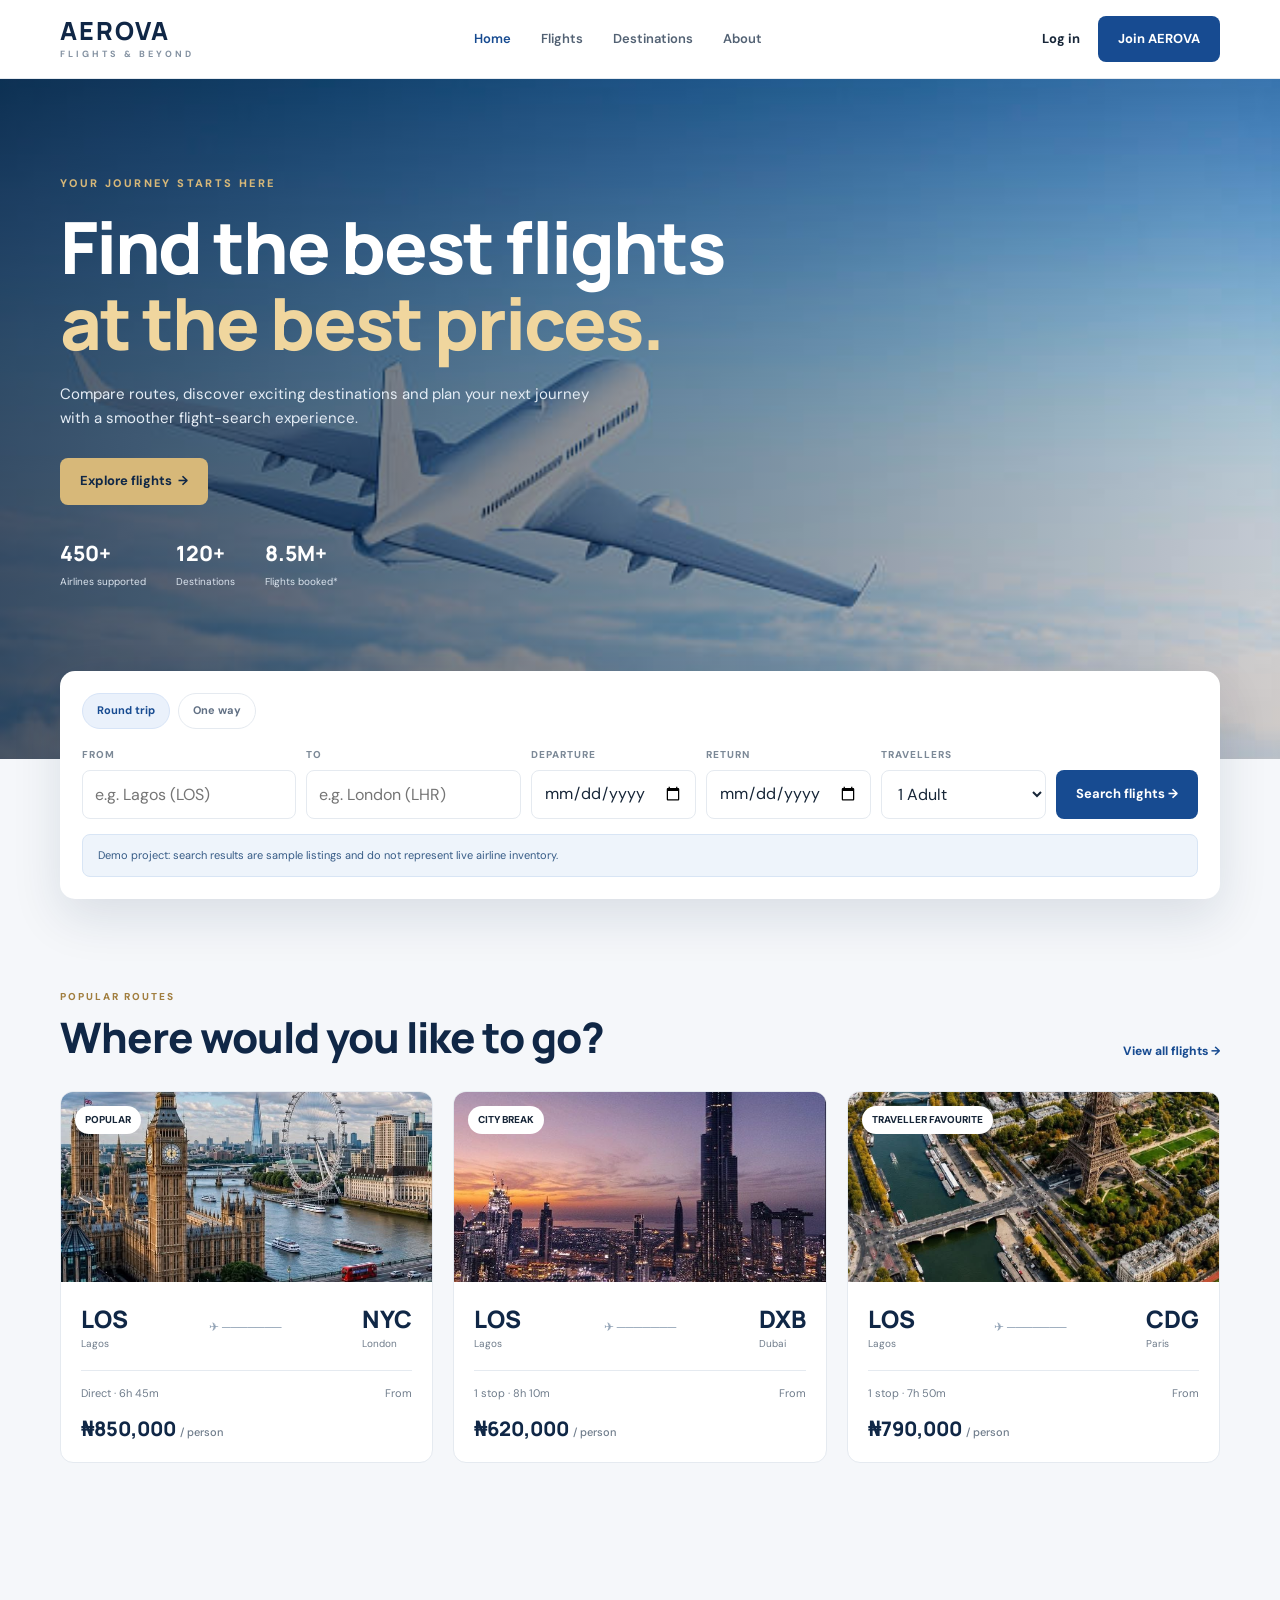
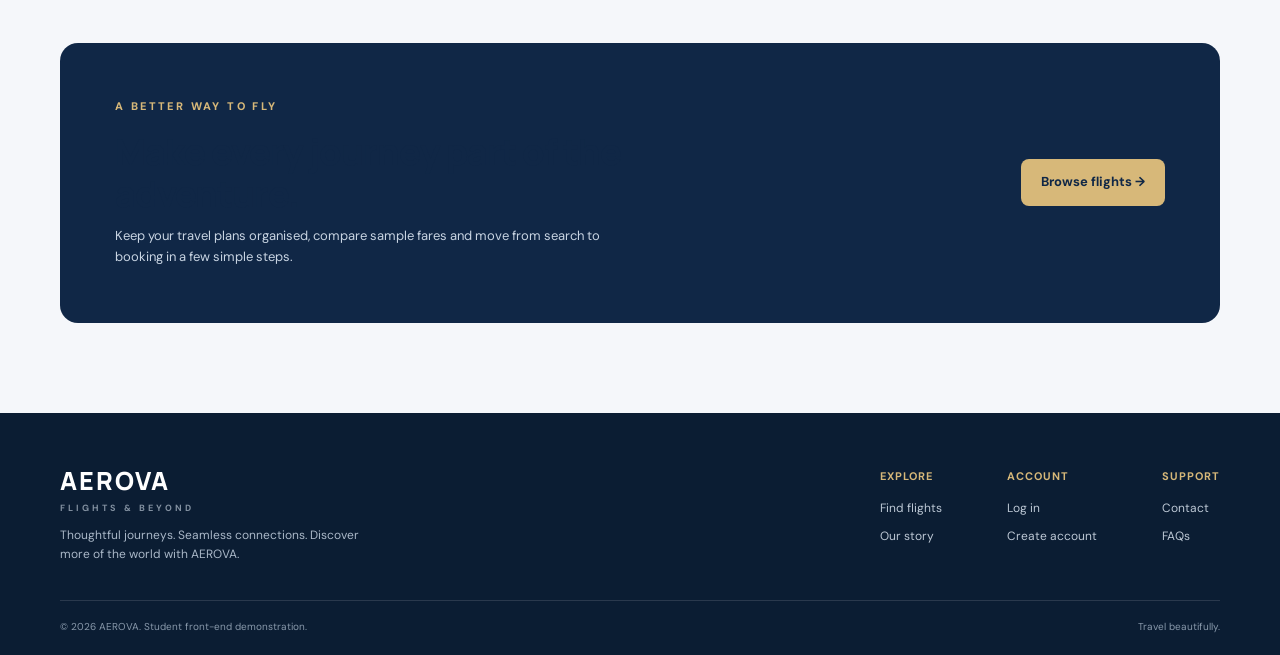
<file: index.html>
<!DOCTYPE html>
<html lang="en">

<head>
    <meta charset="UTF-8">
    <meta name="viewport" content="width=device-width, initial-scale=1.0">
    <meta name="description" content="Discover and compare flights with AEROVA.">
    <title>Discover flights | AEROVA</title>
    <link rel="stylesheet" href="css/style.css">
</head>

<body id="top">
    <header class="site-header">
        <div class="container nav-wrap">
            <a class="brand" href="index.html">AEROVA<small>FLIGHTS & BEYOND</small></a>
            <nav class="nav-links"><a class="active" href="index.html">Home</a><a class=""
                    href="flights.html">Flights</a><a class="" href="flight-details.html">Destinations</a><a class=""
                    href="about.html">About</a></nav>
            <div class="nav-actions"><a class="login-link" href="login.html">Log in</a><a class="btn"
                    href="register.html">Join AEROVA</a></div>
            <button class="menu-btn" aria-label="Toggle navigation" aria-expanded="false">&#9776;</button>
        </div>
    </header>
    <main>
        <section class="hero">
            <div class="container">
                <div class="hero-content">
                    <div class="eyebrow">YOUR JOURNEY STARTS HERE</div>
                    <h1>Find the best flights <span>at the best prices.</span></h1>
                    <p>Compare routes, discover exciting destinations and plan your next journey with a smoother
                        flight-search experience.</p><a class="btn gold" href="#search">Explore flights&nbsp; →</a>
                    <div class="hero-stats">
                        <div><strong>450+</strong><span>Airlines supported</span></div>
                        <div><strong>120+</strong><span>Destinations</span></div>
                        <div><strong>8.5M+</strong><span>Flights booked*</span></div>
                    </div>
                </div>
            </div>
        </section>
        <section class="container search-panel" id="search">
            <div class="trip-tabs"><button class="trip-tab active" data-trip="round">Round trip</button><button
                    class="trip-tab" data-trip="oneway">One way</button></div>
            <form id="flight-search">
                <div class="search-grid">
                    <div class="field"><label for="from">From</label><input id="from" placeholder="e.g. Lagos (LOS)"
                            required></div>
                    <div class="field"><label for="to">To</label><input id="to" placeholder="e.g. London (LHR)"
                            required></div>
                    <div class="field"><label for="depart-date">Departure</label><input id="depart-date" type="date"
                            required></div>
                    <div class="field"><label for="return-date">Return</label><input id="return-date" type="date"></div>
                    <div class="field"><label for="travellers">Travellers</label><select id="travellers">
                            <option>1 Adult</option>
                            <option>2 Adults</option>
                            <option>3 Adults</option>
                            <option>4 Adults</option>
                        </select></div><button class="btn" type="submit">Search flights →</button>
                </div>
            </form>
            <p class="notice">Demo project: search results are sample listings and do not represent live airline
                inventory.</p>
        </section>
        <section class="section">
            <div class="container">
                <div class="section-head">
                    <div>
                        <div class="section-kicker">POPULAR ROUTES</div>
                        <h2>Where would you like to go?</h2>
                    </div><a class="text-link" href="flights.html">View all flights →</a>
                </div>
                <div class="flight-grid">
                    <article class="flight-card">
                        <div class="flight-photo"><img src="images/lagos-london.jpg" alt="London city and river"><span
                                class="tag">POPULAR</span></div>
                        <div class="flight-info">
                            <div class="route">
                                <div><strong>LOS</strong><small>Lagos</small></div>
                                <div class="route-line">✈ ───────</div>
                                <div><strong>NYC</strong><small>London</small></div>
                            </div>
                            <div class="flight-meta"><span>Direct · 6h 45m</span><span>From</span></div>
                            <div class="flight-price">₦850,000 <small>/ person</small></div>
                        </div>
                    </article>
                    <article class="flight-card">
                        <div class="flight-photo"><img src="images/dubai.jpg" alt="Dubai skyline"><span class="tag">CITY
                                BREAK</span></div>
                        <div class="flight-info">
                            <div class="route">
                                <div><strong>LOS</strong><small>Lagos</small></div>
                                <div class="route-line">✈ ───────</div>
                                <div><strong>DXB</strong><small>Dubai</small></div>
                            </div>
                            <div class="flight-meta"><span>1 stop · 8h 10m</span><span>From</span></div>
                            <div class="flight-price">₦620,000 <small>/ person</small></div>
                        </div>
                    </article>
                    <article class="flight-card">
                        <div class="flight-photo"><img src="images/paris.jpg" alt="Paris skyline"><span
                                class="tag">TRAVELLER FAVOURITE</span></div>
                        <div class="flight-info">
                            <div class="route">
                                <div><strong>LOS</strong><small>Lagos</small></div>
                                <div class="route-line">✈ ───────</div>
                                <div><strong>CDG</strong><small>Paris</small></div>
                            </div>
                            <div class="flight-meta"><span>1 stop · 7h 50m</span><span>From</span></div>
                            <div class="flight-price">₦790,000 <small>/ person</small></div>
                        </div>
                    </article>
                </div>
            </div>
        </section>
        <section class="section">
            <div class="container promo">
                <div>
                    <div class="eyebrow">A BETTER WAY TO FLY</div>
                    <h2>Make every journey part of the adventure.</h2>
                    <p>Keep your travel plans organised, compare sample fares and move from search to booking in a few
                        simple steps.</p>
                </div><a class="btn gold" href="flights.html">Browse flights →</a>
            </div>
        </section>
    </main>
    <footer class="footer">
        <div class="container">
            <div class="footer-top">
                <div><a class="brand" href="index.html">AEROVA<small>FLIGHTS & BEYOND</small></a>
                    <p>Thoughtful journeys. Seamless connections. Discover more of the world with AEROVA.</p>
                </div>
                <div class="footer-links">
                    <div><strong>Explore</strong><a href="flights.html">Find flights</a><a href="about.html">Our
                            story</a></div>
                    <div><strong>Account</strong><a href="login.html">Log in</a><a href="register.html">Create
                            account</a></div>
                    <div><strong>Support</strong><a href="about.html#contact">Contact</a><a
                            href="about.html#faq">FAQs</a></div>
                </div>
            </div>
            <div class="footer-bottom"><span>© 2026 AEROVA. Student front-end demonstration.</span><span>Travel
                    beautifully.</span></div>
        </div>
    </footer><a class="back-top" href="#top" aria-label="Back to top">↑</a>
    <script src="js/script.js"></script>
</body>

</html>
</file>
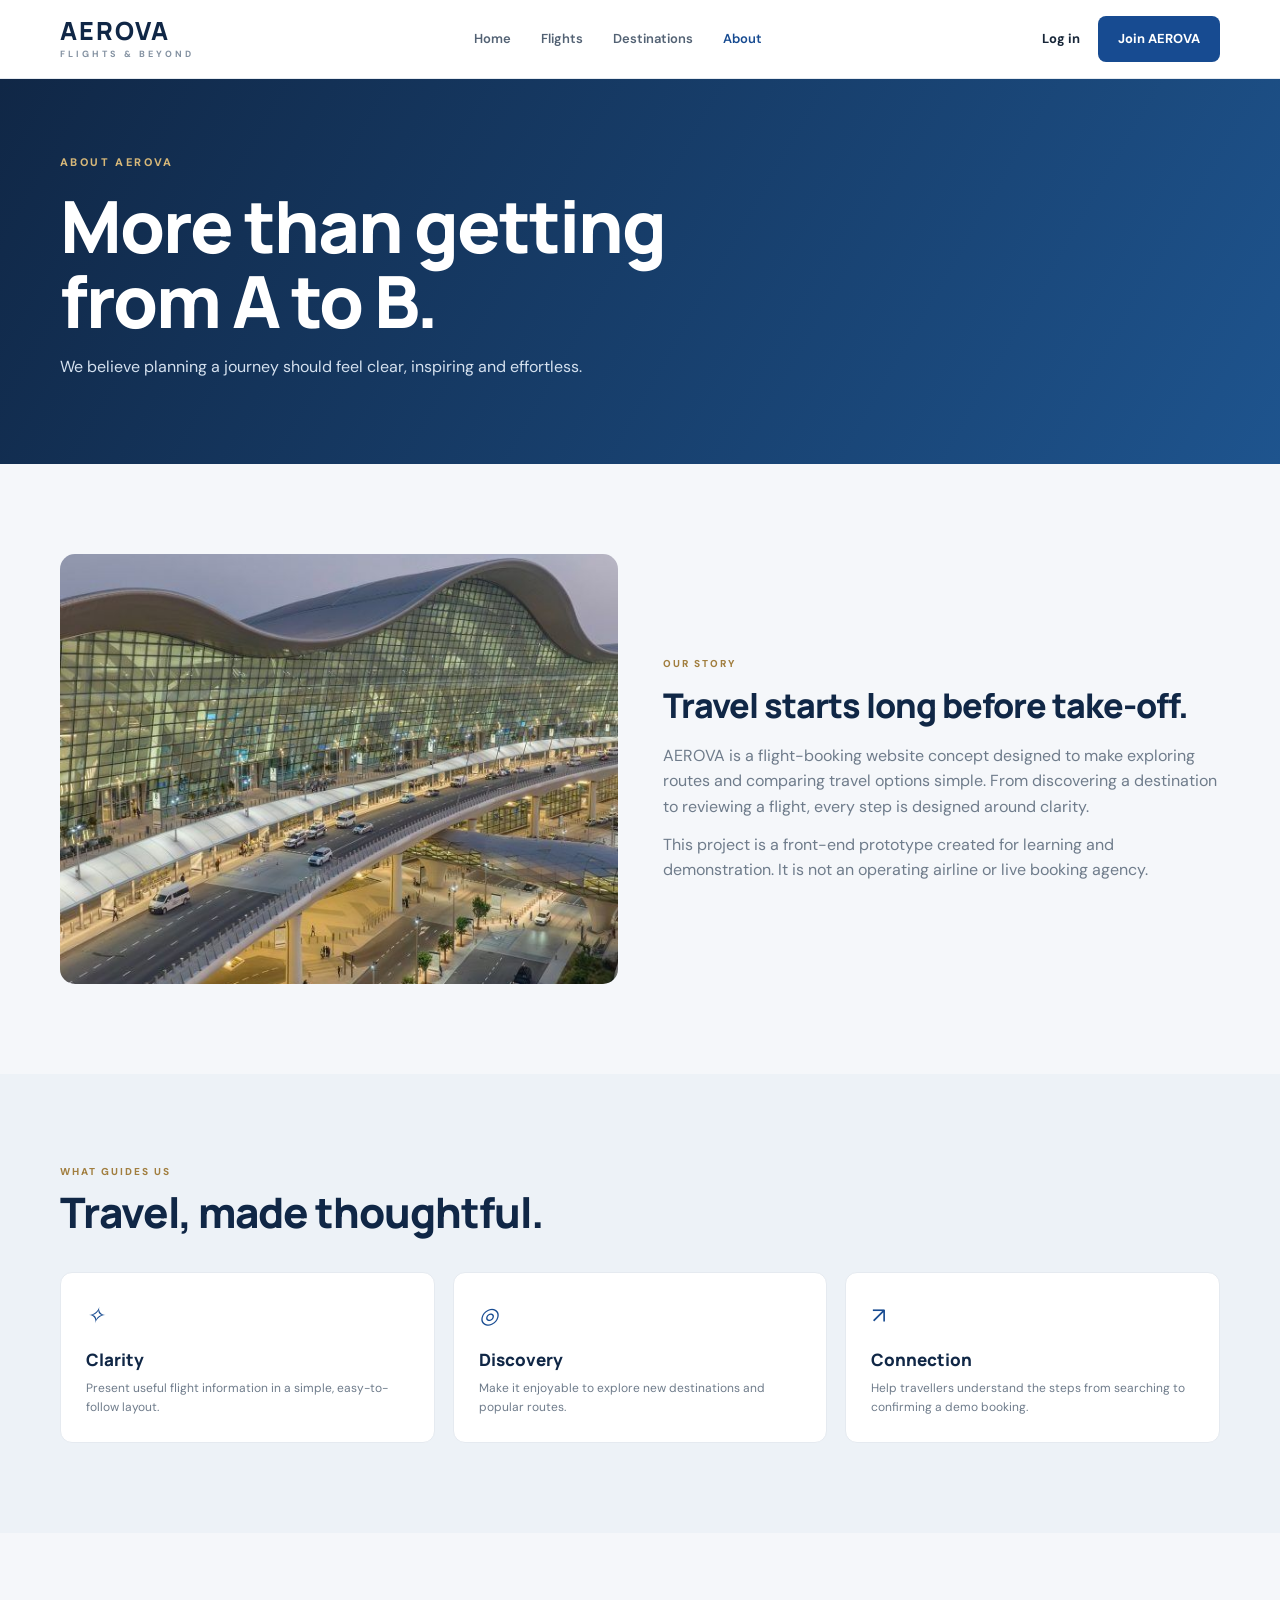
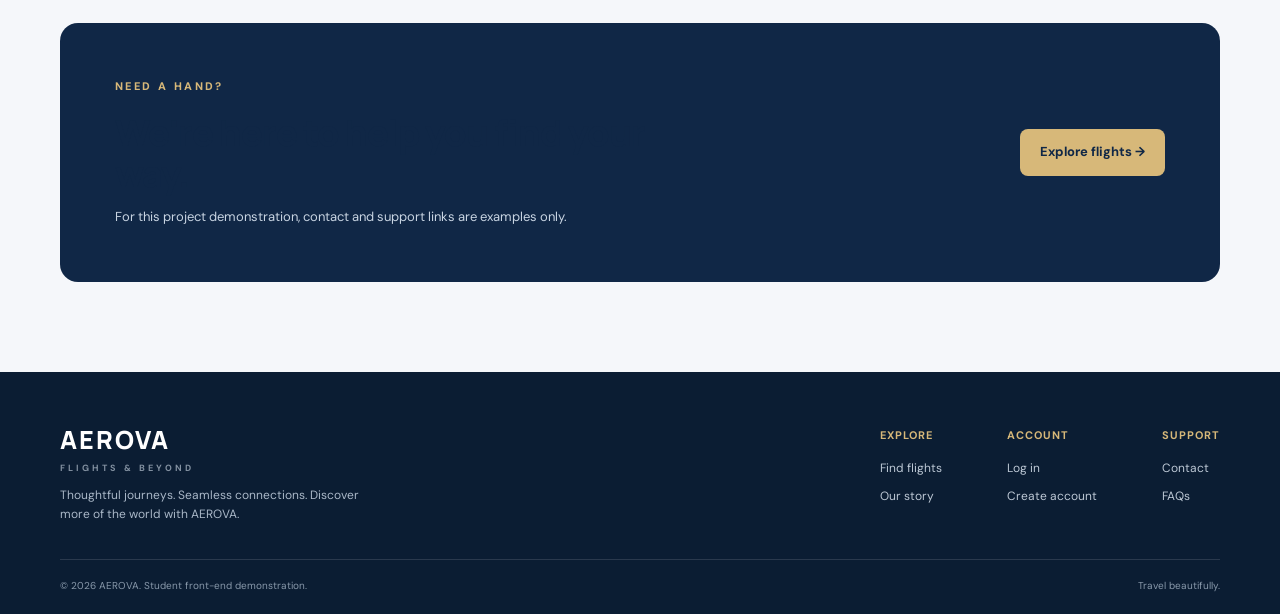
<file: about.html>
<!DOCTYPE html><html lang="en"><head><meta charset="UTF-8"><meta name="viewport" content="width=device-width, initial-scale=1.0"><meta name="description" content="Discover and compare flights with AEROVA."><title>About AEROVA | AEROVA</title><link rel="stylesheet" href="css/style.css"></head><body id="top"><header class="site-header"><div class="container nav-wrap">
<a class="brand" href="index.html">AEROVA<small>FLIGHTS & BEYOND</small></a>
<nav class="nav-links"><a class="" href="index.html">Home</a><a class="" href="flights.html">Flights</a><a class="" href="flight-details.html">Destinations</a><a class="active" href="about.html">About</a></nav>
<div class="nav-actions"><a class="login-link" href="login.html">Log in</a><a class="btn" href="register.html">Join AEROVA</a></div>
<button class="menu-btn" aria-label="Toggle navigation" aria-expanded="false">&#9776;</button>
</div></header>
<main><section class="page-hero"><div class="container"><div class="eyebrow">ABOUT AEROVA</div><h1>More than getting<br>from A to B.</h1><p>We believe planning a journey should feel clear, inspiring and effortless.</p></div></section><section class="section"><div class="container about-grid"><div class="about-image"><img src="images/airport-terminal.jpg" alt="Modern airport terminal"></div><div><div class="section-kicker">OUR STORY</div><h2 style="font:800 34px Manrope;color:var(--navy);margin:10px 0 15px">Travel starts long before take-off.</h2><p class="muted">AEROVA is a flight-booking website concept designed to make exploring routes and comparing travel options simple. From discovering a destination to reviewing a flight, every step is designed around clarity.</p><p class="muted" style="margin-top:12px">This project is a front-end prototype created for learning and demonstration. It is not an operating airline or live booking agency.</p></div></div></section><section class="section" style="background:#edf2f7"><div class="container"><div class="section-head"><div><div class="section-kicker">WHAT GUIDES US</div><h2>Travel, made thoughtful.</h2></div></div><div class="value-grid"><article class="value"><i>✧</i><h3>Clarity</h3><p>Present useful flight information in a simple, easy-to-follow layout.</p></article><article class="value"><i>◎</i><h3>Discovery</h3><p>Make it enjoyable to explore new destinations and popular routes.</p></article><article class="value"><i>↗</i><h3>Connection</h3><p>Help travellers understand the steps from searching to confirming a demo booking.</p></article></div></div></section><section class="section" id="contact"><div class="container promo"><div><div class="eyebrow">NEED A HAND?</div><h2>We're here to help you find your way.</h2><p>For this project demonstration, contact and support links are examples only.</p></div><a class="btn gold" href="flights.html">Explore flights →</a></div></section></main><footer class="footer"><div class="container"><div class="footer-top">
<div><a class="brand" href="index.html">AEROVA<small>FLIGHTS & BEYOND</small></a><p>Thoughtful journeys. Seamless connections. Discover more of the world with AEROVA.</p></div>
<div class="footer-links"><div><strong>Explore</strong><a href="flights.html">Find flights</a><a href="about.html">Our story</a></div><div><strong>Account</strong><a href="login.html">Log in</a><a href="register.html">Create account</a></div><div><strong>Support</strong><a href="about.html#contact">Contact</a><a href="about.html#faq">FAQs</a></div></div>
</div><div class="footer-bottom"><span>© 2026 AEROVA. Student front-end demonstration.</span><span>Travel beautifully.</span></div></div></footer><a class="back-top" href="#top" aria-label="Back to top">↑</a><script src="js/script.js"></script></body></html>
</file>
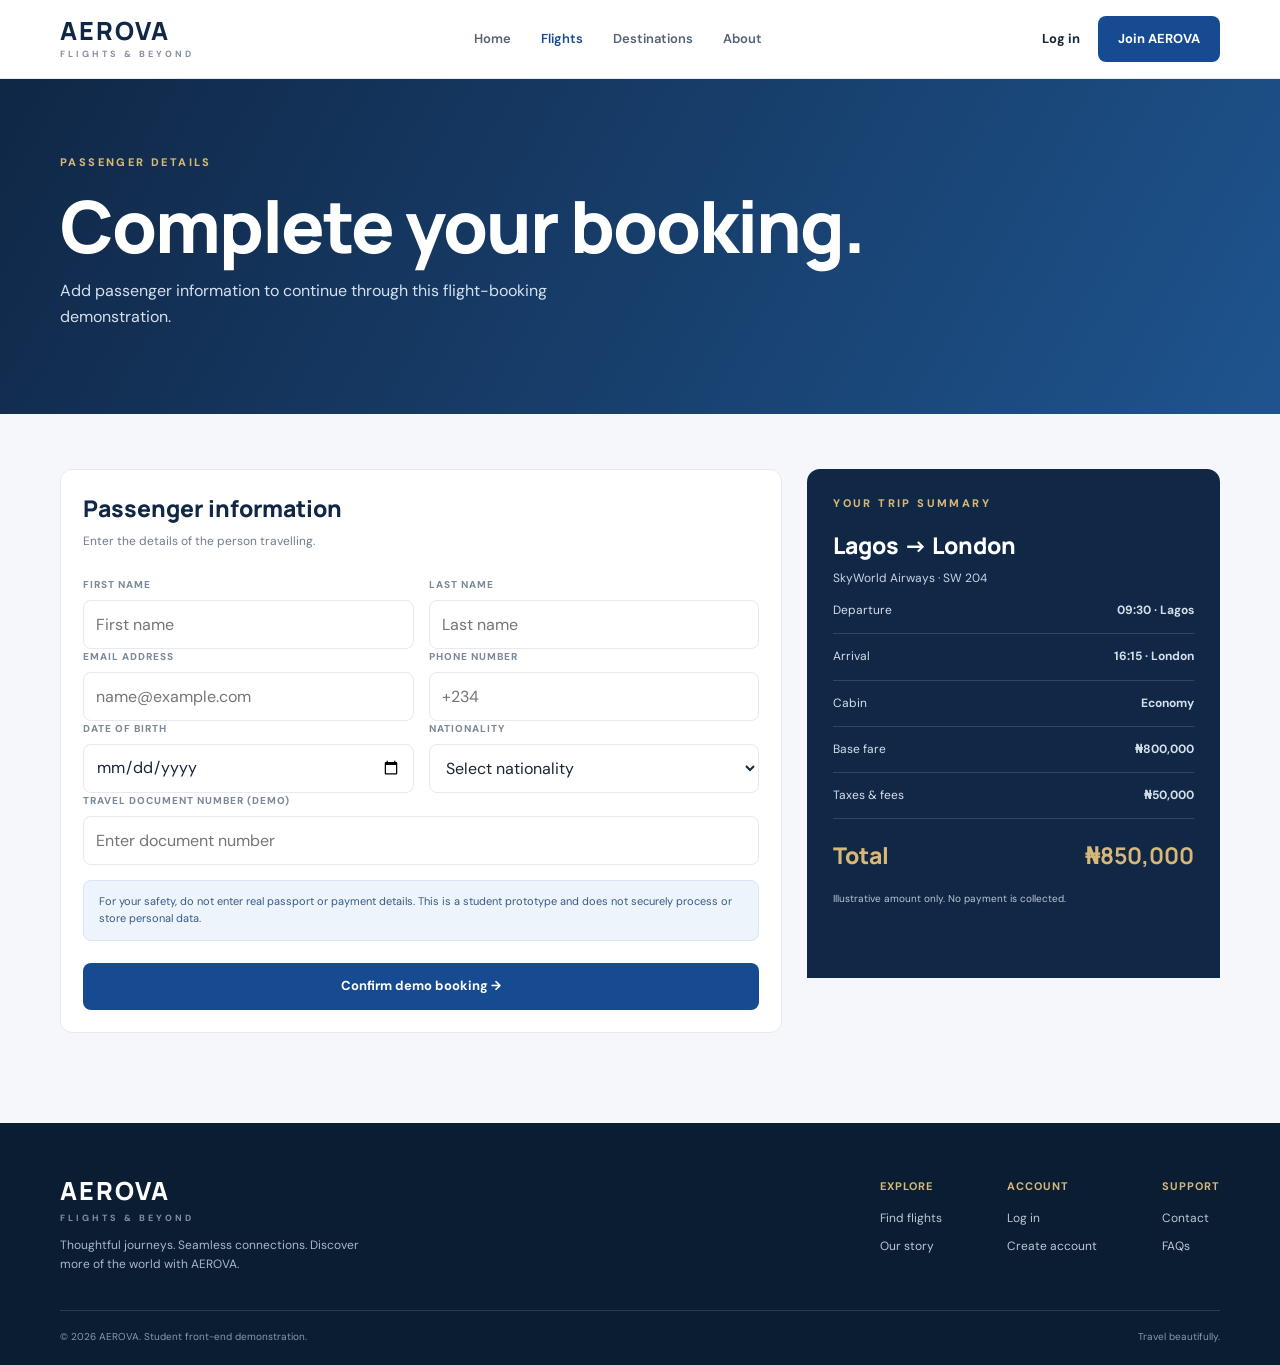
<file: booking.html>
<!DOCTYPE html><html lang="en"><head><meta charset="UTF-8"><meta name="viewport" content="width=device-width, initial-scale=1.0"><meta name="description" content="Discover and compare flights with AEROVA."><title>Passenger booking | AEROVA</title><link rel="stylesheet" href="css/style.css"></head><body id="top"><header class="site-header"><div class="container nav-wrap">
<a class="brand" href="index.html">AEROVA<small>FLIGHTS & BEYOND</small></a>
<nav class="nav-links"><a class="" href="index.html">Home</a><a class="active" href="flights.html">Flights</a><a class="" href="flight-details.html">Destinations</a><a class="" href="about.html">About</a></nav>
<div class="nav-actions"><a class="login-link" href="login.html">Log in</a><a class="btn" href="register.html">Join AEROVA</a></div>
<button class="menu-btn" aria-label="Toggle navigation" aria-expanded="false">&#9776;</button>
</div></header>
<main><section class="page-hero"><div class="container"><div class="eyebrow">PASSENGER DETAILS</div><h1>Complete your booking.</h1><p>Add passenger information to continue through this flight-booking demonstration.</p></div></section><section class="page-content"><div class="container booking-layout"><div class="panel"><h2 style="font:800 23px Manrope;color:var(--navy);margin-bottom:8px">Passenger information</h2><p class="muted" style="font-size:12px;margin-bottom:25px">Enter the details of the person travelling.</p><form data-demo-form><div class="form-row"><div class="field"><label>First name</label><input required placeholder="First name"></div><div class="field"><label>Last name</label><input required placeholder="Last name"></div></div><div class="form-row"><div class="field"><label>Email address</label><input type="email" required placeholder="name@example.com"></div><div class="field"><label>Phone number</label><input type="tel" required placeholder="+234"></div></div><div class="form-row"><div class="field"><label>Date of birth</label><input type="date" required></div><div class="field"><label>Nationality</label><select required><option value="">Select nationality</option><option>Nigerian</option><option>Other</option></select></div></div><div class="field"><label>Travel document number (demo)</label><input placeholder="Enter document number"></div><p class="notice">For your safety, do not enter real passport or payment details. This is a student prototype and does not securely process or store personal data.</p><button class="btn" style="width:100%;margin-top:22px" type="submit">Confirm demo booking →</button></form></div><aside class="booking-summary"><div class="eyebrow">YOUR TRIP SUMMARY</div><h2>Lagos → London</h2><p style="font-size:12px;color:#c7d5e5;margin-top:8px">SkyWorld Airways · SW 204</p><div class="summary-row"><span>Departure</span><strong>09:30 · Lagos</strong></div><div class="summary-row"><span>Arrival</span><strong>16:15 · London</strong></div><div class="summary-row"><span>Cabin</span><strong>Economy</strong></div><div class="summary-row"><span>Base fare</span><strong>₦800,000</strong></div><div class="summary-row"><span>Taxes & fees</span><strong>₦50,000</strong></div><div class="summary-total"><span>Total</span><strong>₦850,000</strong></div><p style="font-size:10px;color:#b9c8d8">Illustrative amount only. No payment is collected.</p></aside></div></section></main><footer class="footer"><div class="container"><div class="footer-top">
<div><a class="brand" href="index.html">AEROVA<small>FLIGHTS & BEYOND</small></a><p>Thoughtful journeys. Seamless connections. Discover more of the world with AEROVA.</p></div>
<div class="footer-links"><div><strong>Explore</strong><a href="flights.html">Find flights</a><a href="about.html">Our story</a></div><div><strong>Account</strong><a href="login.html">Log in</a><a href="register.html">Create account</a></div><div><strong>Support</strong><a href="about.html#contact">Contact</a><a href="about.html#faq">FAQs</a></div></div>
</div><div class="footer-bottom"><span>© 2026 AEROVA. Student front-end demonstration.</span><span>Travel beautifully.</span></div></div></footer><a class="back-top" href="#top" aria-label="Back to top">↑</a><script src="js/script.js"></script></body></html>
</file>
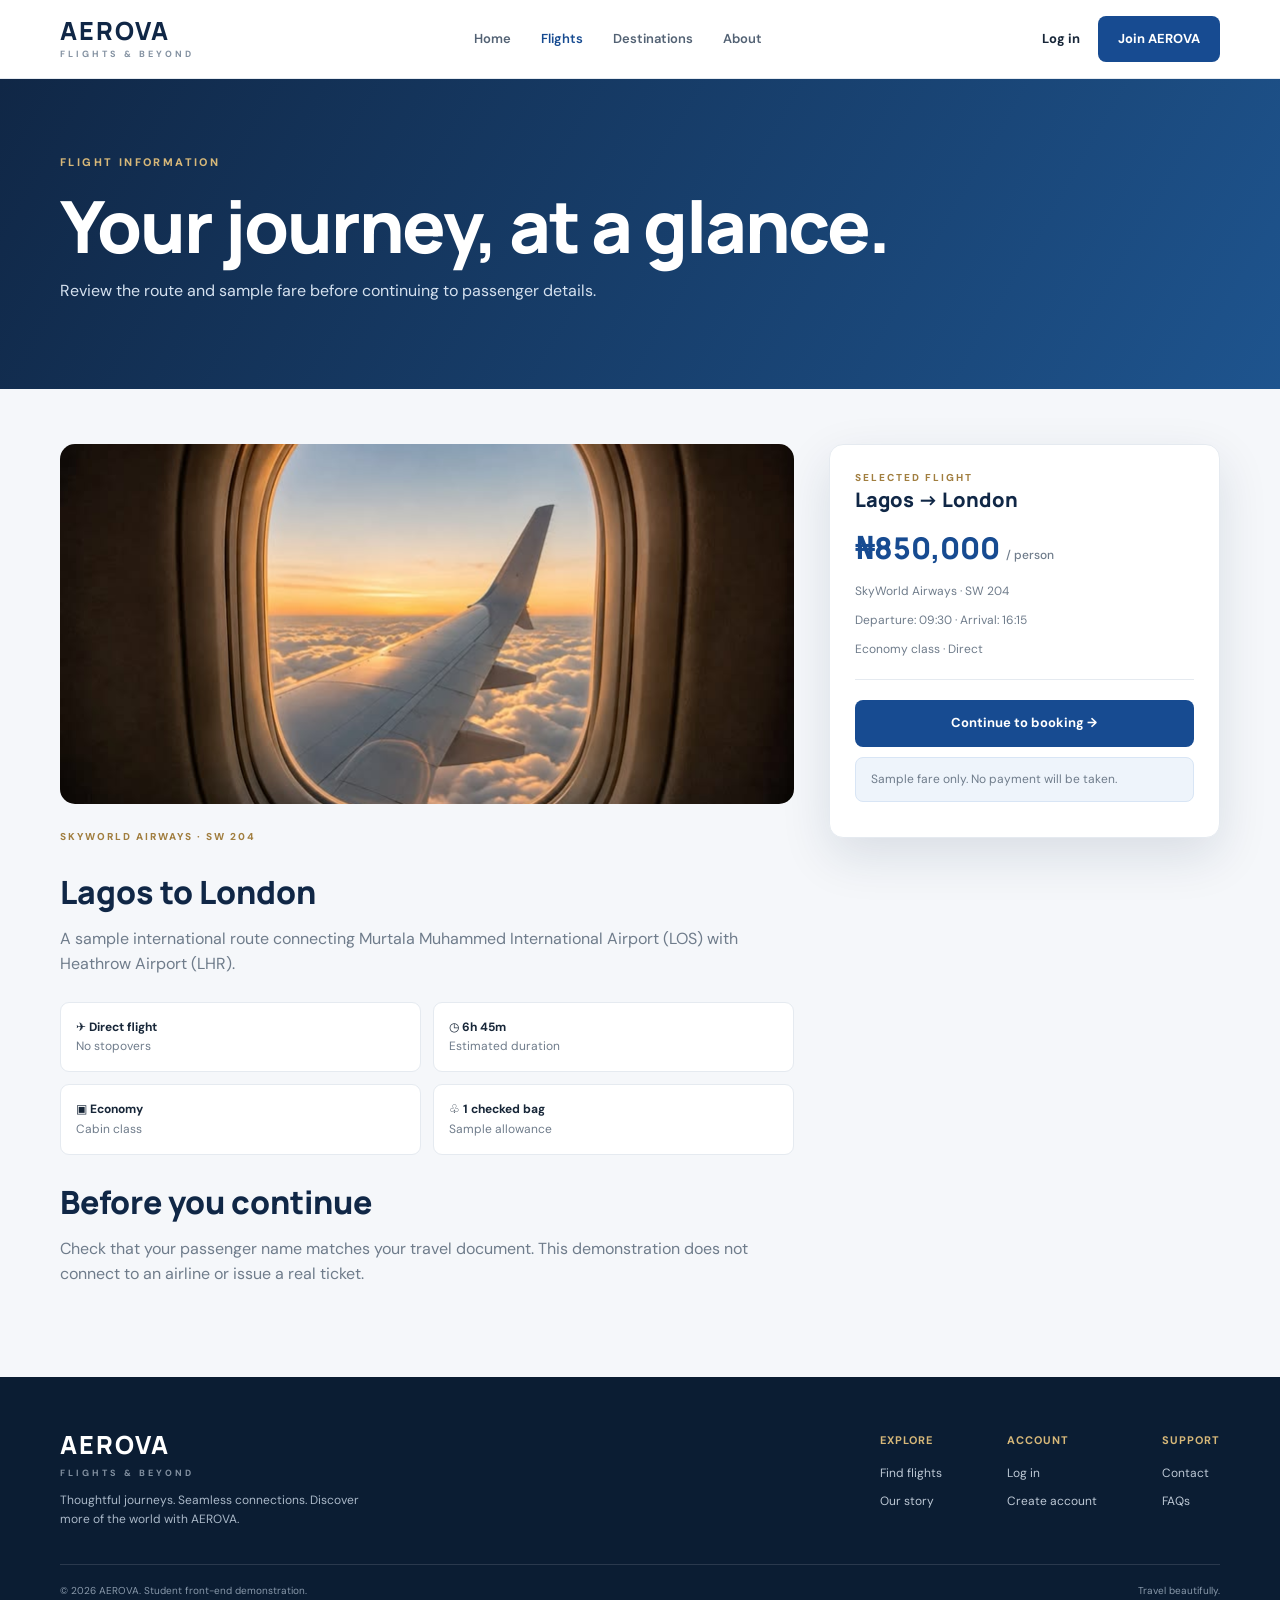
<file: flight-details.html>
<!DOCTYPE html><html lang="en"><head><meta charset="UTF-8"><meta name="viewport" content="width=device-width, initial-scale=1.0"><meta name="description" content="Discover and compare flights with AEROVA."><title>Flight details | AEROVA</title><link rel="stylesheet" href="css/style.css"></head><body id="top"><header class="site-header"><div class="container nav-wrap">
<a class="brand" href="index.html">AEROVA<small>FLIGHTS & BEYOND</small></a>
<nav class="nav-links"><a class="" href="index.html">Home</a><a class="active" href="flights.html">Flights</a><a class="" href="flight-details.html">Destinations</a><a class="" href="about.html">About</a></nav>
<div class="nav-actions"><a class="login-link" href="login.html">Log in</a><a class="btn" href="register.html">Join AEROVA</a></div>
<button class="menu-btn" aria-label="Toggle navigation" aria-expanded="false">&#9776;</button>
</div></header>
<main><section class="page-hero"><div class="container"><div class="eyebrow">FLIGHT INFORMATION</div><h1>Your journey, at a glance.</h1><p>Review the route and sample fare before continuing to passenger details.</p></div></section><section class="page-content"><div class="container details-grid"><div><div class="details-photo"><img src="images/airplane-window.jpg" alt="Airplane above the clouds"></div><div class="details-copy"><div class="section-kicker" style="margin-top:25px">SKYWORLD AIRWAYS · SW 204</div><h2>Lagos to London</h2><p class="muted">A sample international route connecting Murtala Muhammed International Airport (LOS) with Heathrow Airport (LHR).</p><div class="detail-points"><div>✈ <strong>Direct flight</strong><br><span class="muted">No stopovers</span></div><div>◷ <strong>6h 45m</strong><br><span class="muted">Estimated duration</span></div><div>▣ <strong>Economy</strong><br><span class="muted">Cabin class</span></div><div>♧ <strong>1 checked bag</strong><br><span class="muted">Sample allowance</span></div></div><h2>Before you continue</h2><p class="muted">Check that your passenger name matches your travel document. This demonstration does not connect to an airline or issue a real ticket.</p></div></div><aside class="fare-card"><div class="section-kicker">SELECTED FLIGHT</div><h3>Lagos → London</h3><div class="fare-price">₦850,000 <small style="font:500 12px DM Sans;color:var(--muted)">/ person</small></div><p>SkyWorld Airways · SW 204</p><p>Departure: 09:30 · Arrival: 16:15</p><p>Economy class · Direct</p><hr style="border:0;border-top:1px solid var(--line);margin:20px 0"><a class="btn" style="width:100%" href="booking.html">Continue to booking →</a><p class="notice">Sample fare only. No payment will be taken.</p></aside></div></section></main><footer class="footer"><div class="container"><div class="footer-top">
<div><a class="brand" href="index.html">AEROVA<small>FLIGHTS & BEYOND</small></a><p>Thoughtful journeys. Seamless connections. Discover more of the world with AEROVA.</p></div>
<div class="footer-links"><div><strong>Explore</strong><a href="flights.html">Find flights</a><a href="about.html">Our story</a></div><div><strong>Account</strong><a href="login.html">Log in</a><a href="register.html">Create account</a></div><div><strong>Support</strong><a href="about.html#contact">Contact</a><a href="about.html#faq">FAQs</a></div></div>
</div><div class="footer-bottom"><span>© 2026 AEROVA. Student front-end demonstration.</span><span>Travel beautifully.</span></div></div></footer><a class="back-top" href="#top" aria-label="Back to top">↑</a><script src="js/script.js"></script></body></html>
</file>
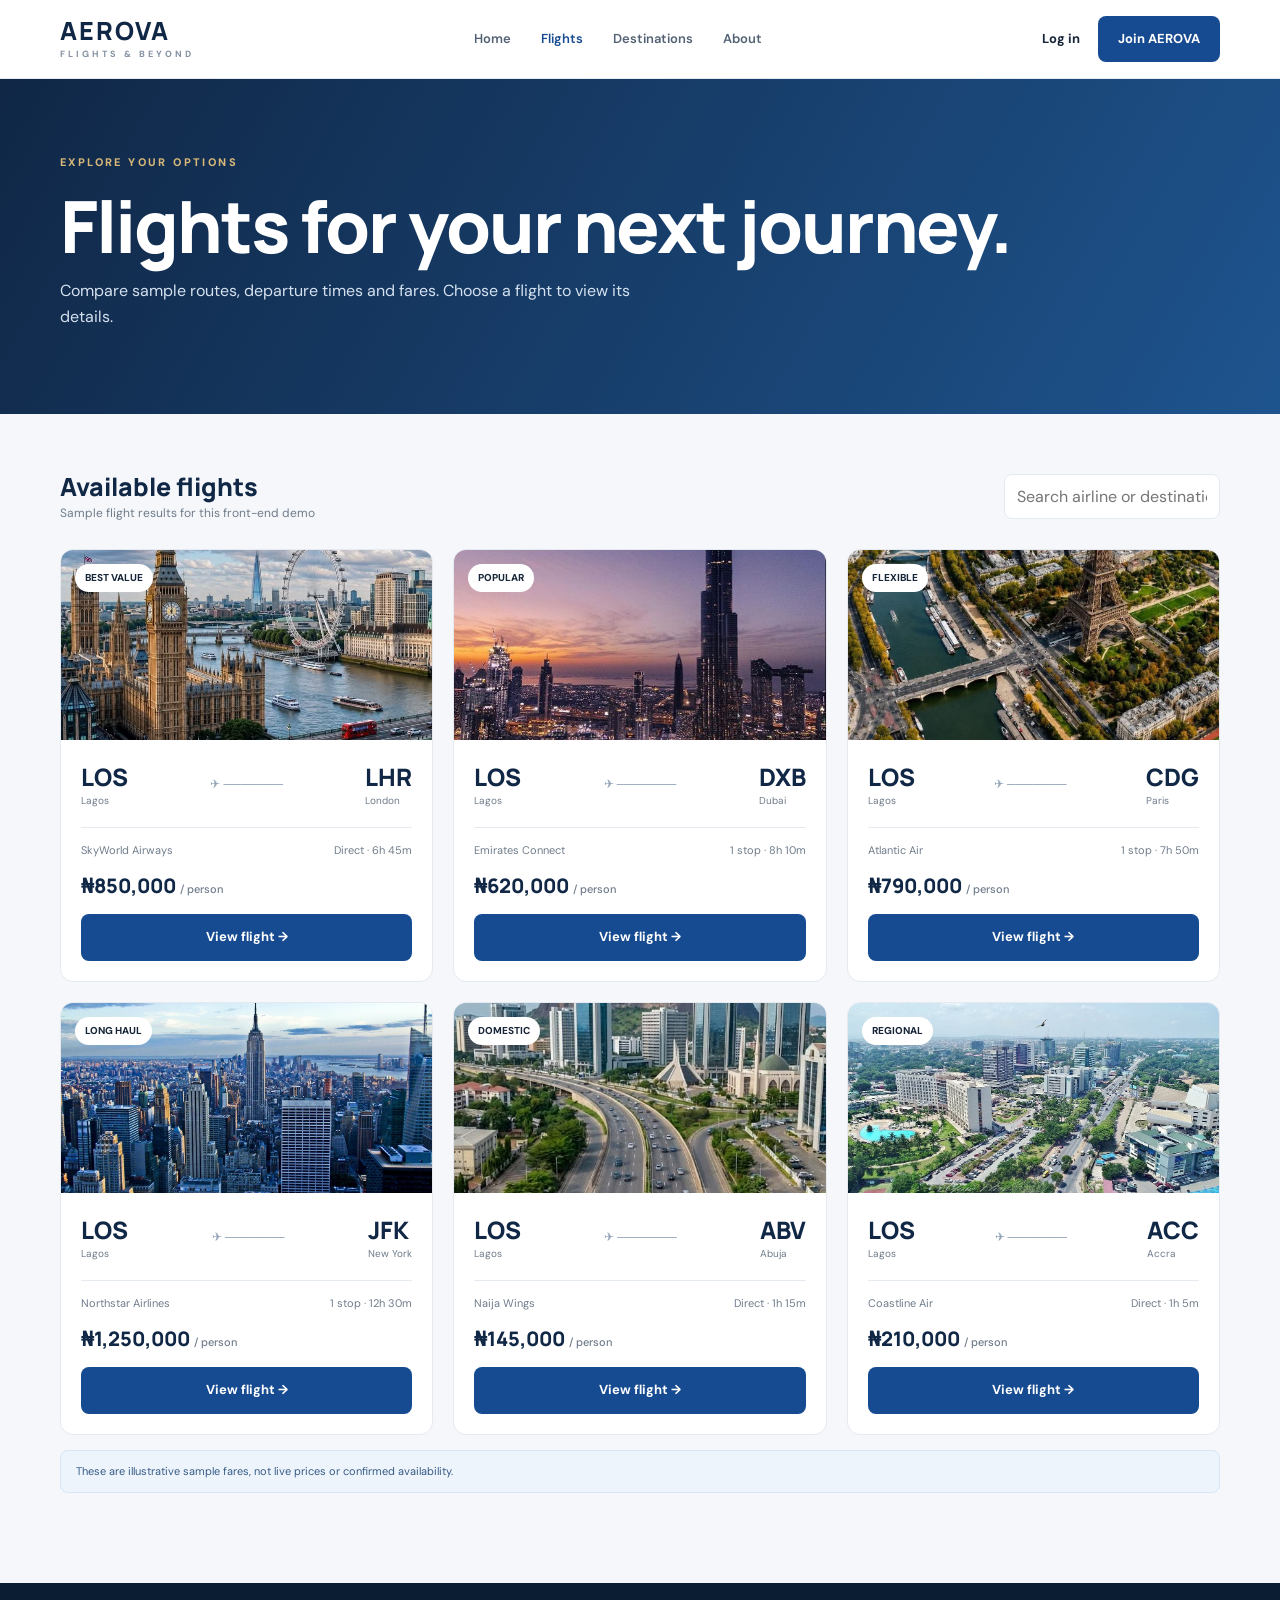
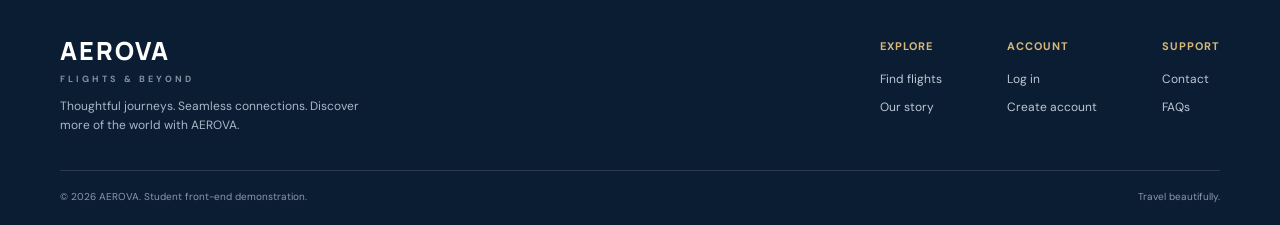
<file: flights.html>
<!DOCTYPE html><html lang="en"><head><meta charset="UTF-8"><meta name="viewport" content="width=device-width, initial-scale=1.0"><meta name="description" content="Discover and compare flights with AEROVA."><title>Explore flights | AEROVA</title><link rel="stylesheet" href="css/style.css"></head><body id="top"><header class="site-header"><div class="container nav-wrap">
<a class="brand" href="index.html">AEROVA<small>FLIGHTS & BEYOND</small></a>
<nav class="nav-links"><a class="" href="index.html">Home</a><a class="active" href="flights.html">Flights</a><a class="" href="flight-details.html">Destinations</a><a class="" href="about.html">About</a></nav>
<div class="nav-actions"><a class="login-link" href="login.html">Log in</a><a class="btn" href="register.html">Join AEROVA</a></div>
<button class="menu-btn" aria-label="Toggle navigation" aria-expanded="false">&#9776;</button>
</div></header>
<main><section class="page-hero"><div class="container"><div class="eyebrow">EXPLORE YOUR OPTIONS</div><h1>Flights for your next journey.</h1><p>Compare sample routes, departure times and fares. Choose a flight to view its details.</p></div></section><section class="page-content"><div class="container"><div class="listing-tools"><div><h2 style="font:800 25px Manrope;color:var(--navy)">Available flights</h2><p class="muted" style="font-size:12px">Sample flight results for this front-end demo</p></div><input id="flight-filter" placeholder="Search airline or destination..." aria-label="Search flights"></div><div class="flight-grid">
<article class="flight-card" data-flight-card><div class="flight-photo"><img src="images/lagos-london.jpg" alt="London destination"><span class="tag">BEST VALUE</span></div><div class="flight-info"><div class="route"><div><strong>LOS</strong><small>Lagos</small></div><div class="route-line">✈ ───────</div><div><strong>LHR</strong><small>London</small></div></div><div class="flight-meta"><span>SkyWorld Airways</span><span>Direct · 6h 45m</span></div><div class="flight-price">₦850,000 <small>/ person</small></div><a class="btn" style="width:100%;margin-top:15px" href="flight-details.html">View flight →</a></div></article><article class="flight-card" data-flight-card><div class="flight-photo"><img src="images/dubai.jpg" alt="Dubai destination"><span class="tag">POPULAR</span></div><div class="flight-info"><div class="route"><div><strong>LOS</strong><small>Lagos</small></div><div class="route-line">✈ ───────</div><div><strong>DXB</strong><small>Dubai</small></div></div><div class="flight-meta"><span>Emirates Connect</span><span>1 stop · 8h 10m</span></div><div class="flight-price">₦620,000 <small>/ person</small></div><a class="btn" style="width:100%;margin-top:15px" href="flight-details.html">View flight →</a></div></article><article class="flight-card" data-flight-card><div class="flight-photo"><img src="images/paris.jpg" alt="Paris destination"><span class="tag">FLEXIBLE</span></div><div class="flight-info"><div class="route"><div><strong>LOS</strong><small>Lagos</small></div><div class="route-line">✈ ───────</div><div><strong>CDG</strong><small>Paris</small></div></div><div class="flight-meta"><span>Atlantic Air</span><span>1 stop · 7h 50m</span></div><div class="flight-price">₦790,000 <small>/ person</small></div><a class="btn" style="width:100%;margin-top:15px" href="flight-details.html">View flight →</a></div></article><article class="flight-card" data-flight-card><div class="flight-photo"><img src="images/new-york.jpg" alt="New York destination"><span class="tag">LONG HAUL</span></div><div class="flight-info"><div class="route"><div><strong>LOS</strong><small>Lagos</small></div><div class="route-line">✈ ───────</div><div><strong>JFK</strong><small>New York</small></div></div><div class="flight-meta"><span>Northstar Airlines</span><span>1 stop · 12h 30m</span></div><div class="flight-price">₦1,250,000 <small>/ person</small></div><a class="btn" style="width:100%;margin-top:15px" href="flight-details.html">View flight →</a></div></article><article class="flight-card" data-flight-card><div class="flight-photo"><img src="images/abuja.jpg" alt="Abuja destination"><span class="tag">DOMESTIC</span></div><div class="flight-info"><div class="route"><div><strong>LOS</strong><small>Lagos</small></div><div class="route-line">✈ ───────</div><div><strong>ABV</strong><small>Abuja</small></div></div><div class="flight-meta"><span>Naija Wings</span><span>Direct · 1h 15m</span></div><div class="flight-price">₦145,000 <small>/ person</small></div><a class="btn" style="width:100%;margin-top:15px" href="flight-details.html">View flight →</a></div></article><article class="flight-card" data-flight-card><div class="flight-photo"><img src="images/accra.jpg" alt="Accra destination"><span class="tag">REGIONAL</span></div><div class="flight-info"><div class="route"><div><strong>LOS</strong><small>Lagos</small></div><div class="route-line">✈ ───────</div><div><strong>ACC</strong><small>Accra</small></div></div><div class="flight-meta"><span>Coastline Air</span><span>Direct · 1h 5m</span></div><div class="flight-price">₦210,000 <small>/ person</small></div><a class="btn" style="width:100%;margin-top:15px" href="flight-details.html">View flight →</a></div></article></div><p class="notice">These are illustrative sample fares, not live prices or confirmed availability.</p></div></section></main><footer class="footer"><div class="container"><div class="footer-top">
<div><a class="brand" href="index.html">AEROVA<small>FLIGHTS & BEYOND</small></a><p>Thoughtful journeys. Seamless connections. Discover more of the world with AEROVA.</p></div>
<div class="footer-links"><div><strong>Explore</strong><a href="flights.html">Find flights</a><a href="about.html">Our story</a></div><div><strong>Account</strong><a href="login.html">Log in</a><a href="register.html">Create account</a></div><div><strong>Support</strong><a href="about.html#contact">Contact</a><a href="about.html#faq">FAQs</a></div></div>
</div><div class="footer-bottom"><span>© 2026 AEROVA. Student front-end demonstration.</span><span>Travel beautifully.</span></div></div></footer><a class="back-top" href="#top" aria-label="Back to top">↑</a><script src="js/script.js"></script></body></html>
</file>
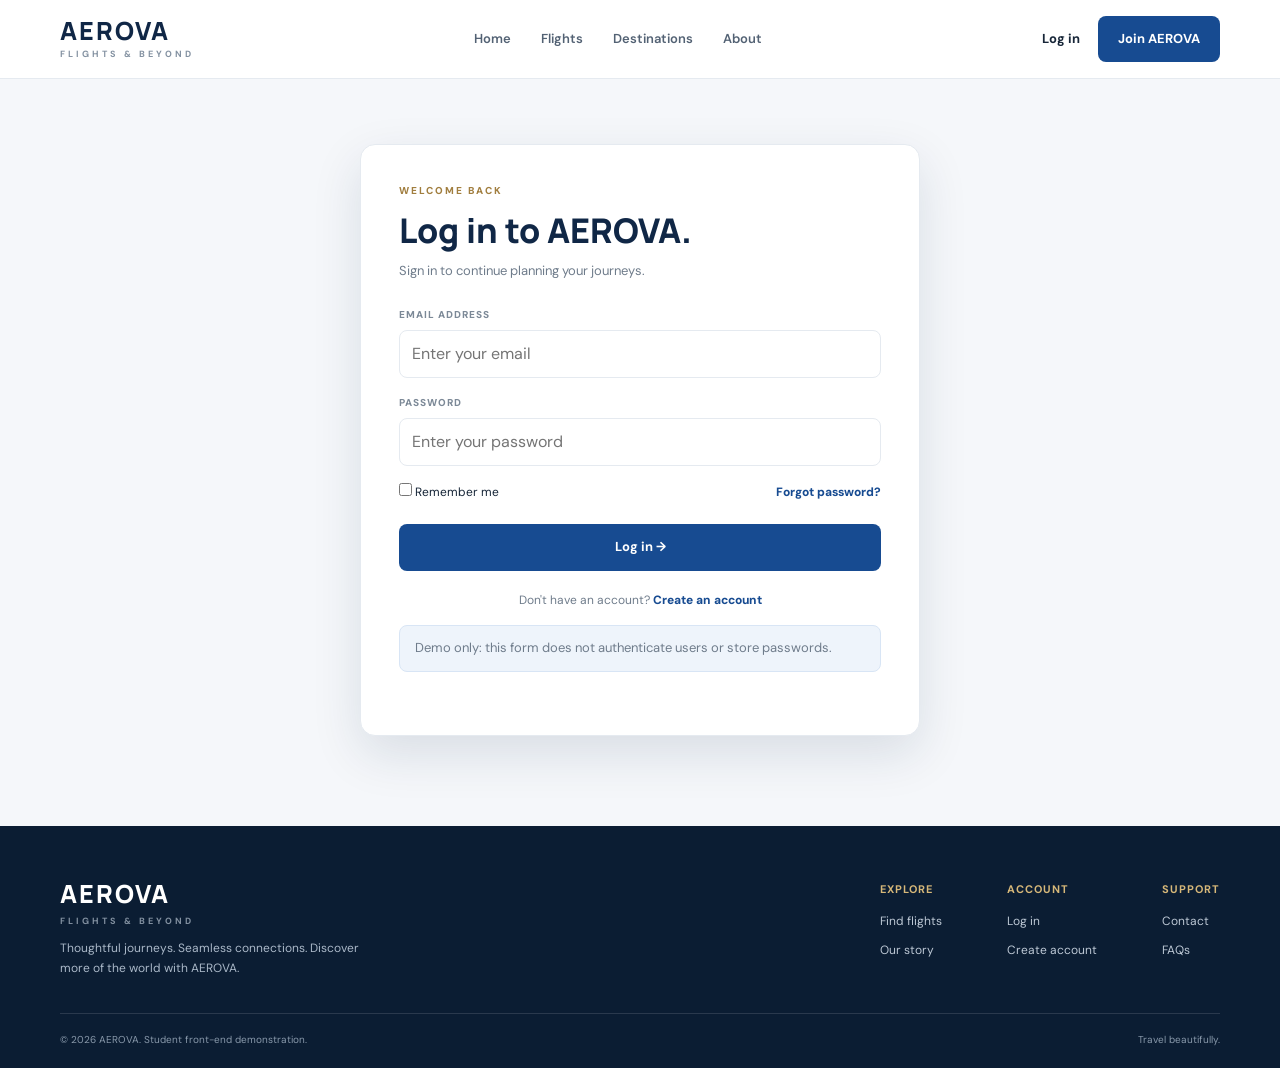
<file: login.html>
<!DOCTYPE html><html lang="en"><head><meta charset="UTF-8"><meta name="viewport" content="width=device-width, initial-scale=1.0"><meta name="description" content="Discover and compare flights with AEROVA."><title>Log in | AEROVA</title><link rel="stylesheet" href="css/style.css"></head><body id="top"><header class="site-header"><div class="container nav-wrap">
<a class="brand" href="index.html">AEROVA<small>FLIGHTS & BEYOND</small></a>
<nav class="nav-links"><a class="" href="index.html">Home</a><a class="" href="flights.html">Flights</a><a class="" href="flight-details.html">Destinations</a><a class="" href="about.html">About</a></nav>
<div class="nav-actions"><a class="login-link" href="login.html">Log in</a><a class="btn" href="register.html">Join AEROVA</a></div>
<button class="menu-btn" aria-label="Toggle navigation" aria-expanded="false">&#9776;</button>
</div></header>
<main class="form-page"><div class="container"><form class="form-card" data-demo-form><div class="section-kicker">WELCOME BACK</div><h1>Log in to AEROVA.</h1><p>Sign in to continue planning your journeys.</p><div class="field"><label>Email address</label><input type="email" required placeholder="Enter your email"></div><div class="field"><label>Password</label><input type="password" required placeholder="Enter your password"></div><div style="display:flex;justify-content:space-between;gap:10px;font-size:12px;margin:5px 0 22px"><label><input type="checkbox"> Remember me</label><a href="#" class="text-link">Forgot password?</a></div><button class="btn" style="width:100%" type="submit">Log in →</button><div class="form-foot">Don't have an account? <a href="register.html">Create an account</a></div><p class="notice">Demo only: this form does not authenticate users or store passwords.</p></form></div></main><footer class="footer"><div class="container"><div class="footer-top">
<div><a class="brand" href="index.html">AEROVA<small>FLIGHTS & BEYOND</small></a><p>Thoughtful journeys. Seamless connections. Discover more of the world with AEROVA.</p></div>
<div class="footer-links"><div><strong>Explore</strong><a href="flights.html">Find flights</a><a href="about.html">Our story</a></div><div><strong>Account</strong><a href="login.html">Log in</a><a href="register.html">Create account</a></div><div><strong>Support</strong><a href="about.html#contact">Contact</a><a href="about.html#faq">FAQs</a></div></div>
</div><div class="footer-bottom"><span>© 2026 AEROVA. Student front-end demonstration.</span><span>Travel beautifully.</span></div></div></footer><a class="back-top" href="#top" aria-label="Back to top">↑</a><script src="js/script.js"></script></body></html>
</file>
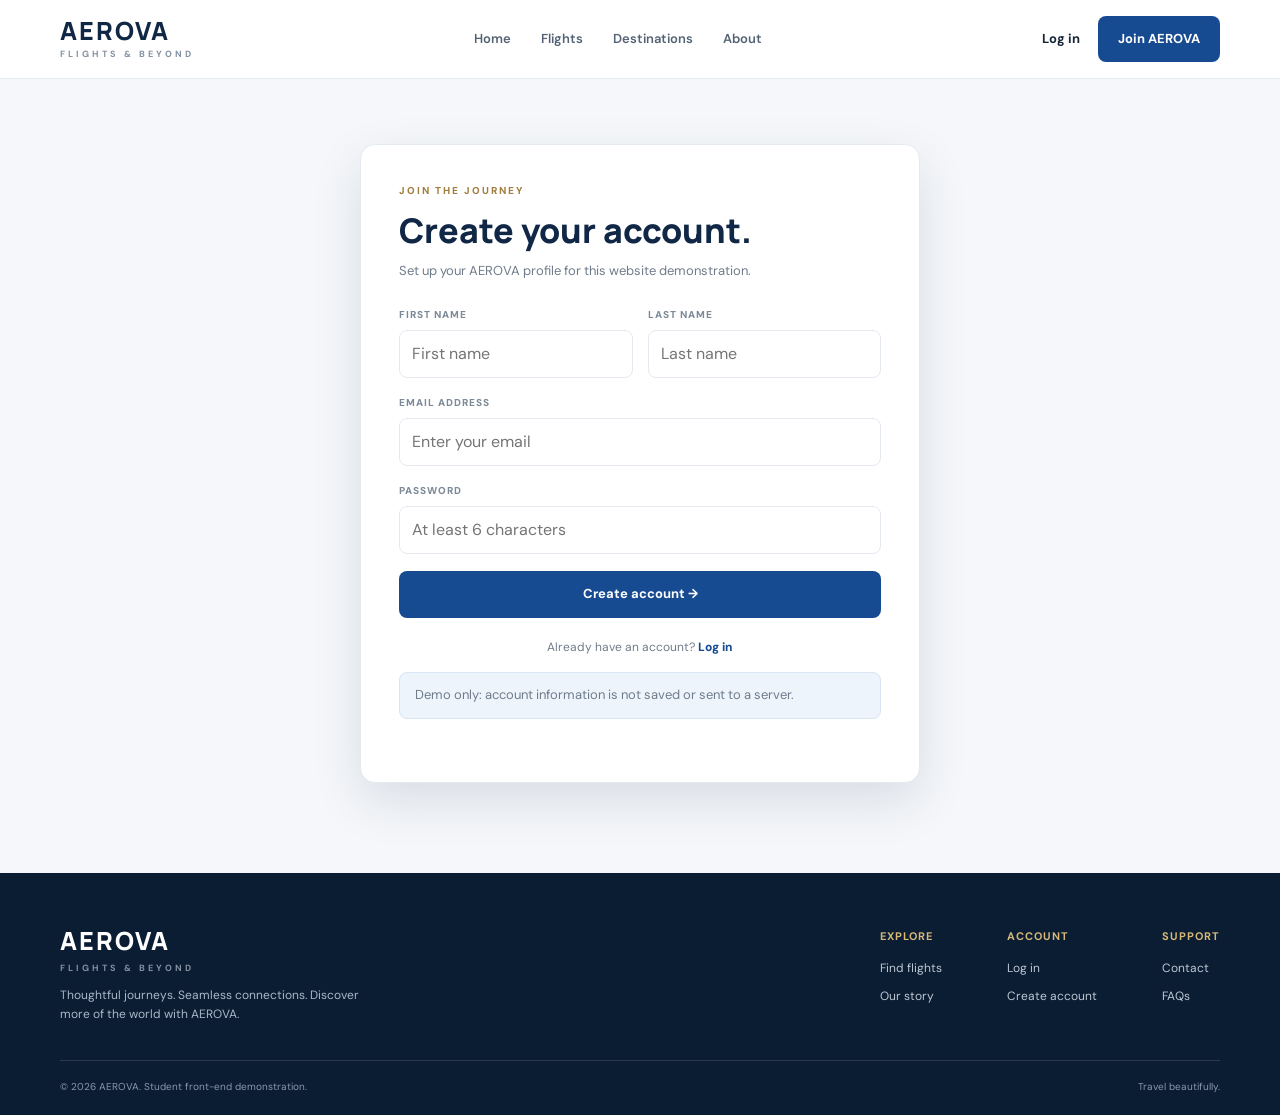
<file: register.html>
<!DOCTYPE html><html lang="en"><head><meta charset="UTF-8"><meta name="viewport" content="width=device-width, initial-scale=1.0"><meta name="description" content="Discover and compare flights with AEROVA."><title>Create account | AEROVA</title><link rel="stylesheet" href="css/style.css"></head><body id="top"><header class="site-header"><div class="container nav-wrap">
<a class="brand" href="index.html">AEROVA<small>FLIGHTS & BEYOND</small></a>
<nav class="nav-links"><a class="" href="index.html">Home</a><a class="" href="flights.html">Flights</a><a class="" href="flight-details.html">Destinations</a><a class="" href="about.html">About</a></nav>
<div class="nav-actions"><a class="login-link" href="login.html">Log in</a><a class="btn" href="register.html">Join AEROVA</a></div>
<button class="menu-btn" aria-label="Toggle navigation" aria-expanded="false">&#9776;</button>
</div></header>
<main class="form-page"><div class="container"><form class="form-card" data-demo-form><div class="section-kicker">JOIN THE JOURNEY</div><h1>Create your account.</h1><p>Set up your AEROVA profile for this website demonstration.</p><div class="form-row"><div class="field"><label>First name</label><input required placeholder="First name"></div><div class="field"><label>Last name</label><input required placeholder="Last name"></div></div><div class="field"><label>Email address</label><input type="email" required placeholder="Enter your email"></div><div class="field"><label>Password</label><input type="password" minlength="6" required placeholder="At least 6 characters"></div><button class="btn" style="width:100%" type="submit">Create account →</button><div class="form-foot">Already have an account? <a href="login.html">Log in</a></div><p class="notice">Demo only: account information is not saved or sent to a server.</p></form></div></main><footer class="footer"><div class="container"><div class="footer-top">
<div><a class="brand" href="index.html">AEROVA<small>FLIGHTS & BEYOND</small></a><p>Thoughtful journeys. Seamless connections. Discover more of the world with AEROVA.</p></div>
<div class="footer-links"><div><strong>Explore</strong><a href="flights.html">Find flights</a><a href="about.html">Our story</a></div><div><strong>Account</strong><a href="login.html">Log in</a><a href="register.html">Create account</a></div><div><strong>Support</strong><a href="about.html#contact">Contact</a><a href="about.html#faq">FAQs</a></div></div>
</div><div class="footer-bottom"><span>© 2026 AEROVA. Student front-end demonstration.</span><span>Travel beautifully.</span></div></div></footer><a class="back-top" href="#top" aria-label="Back to top">↑</a><script src="js/script.js"></script></body></html>
</file>
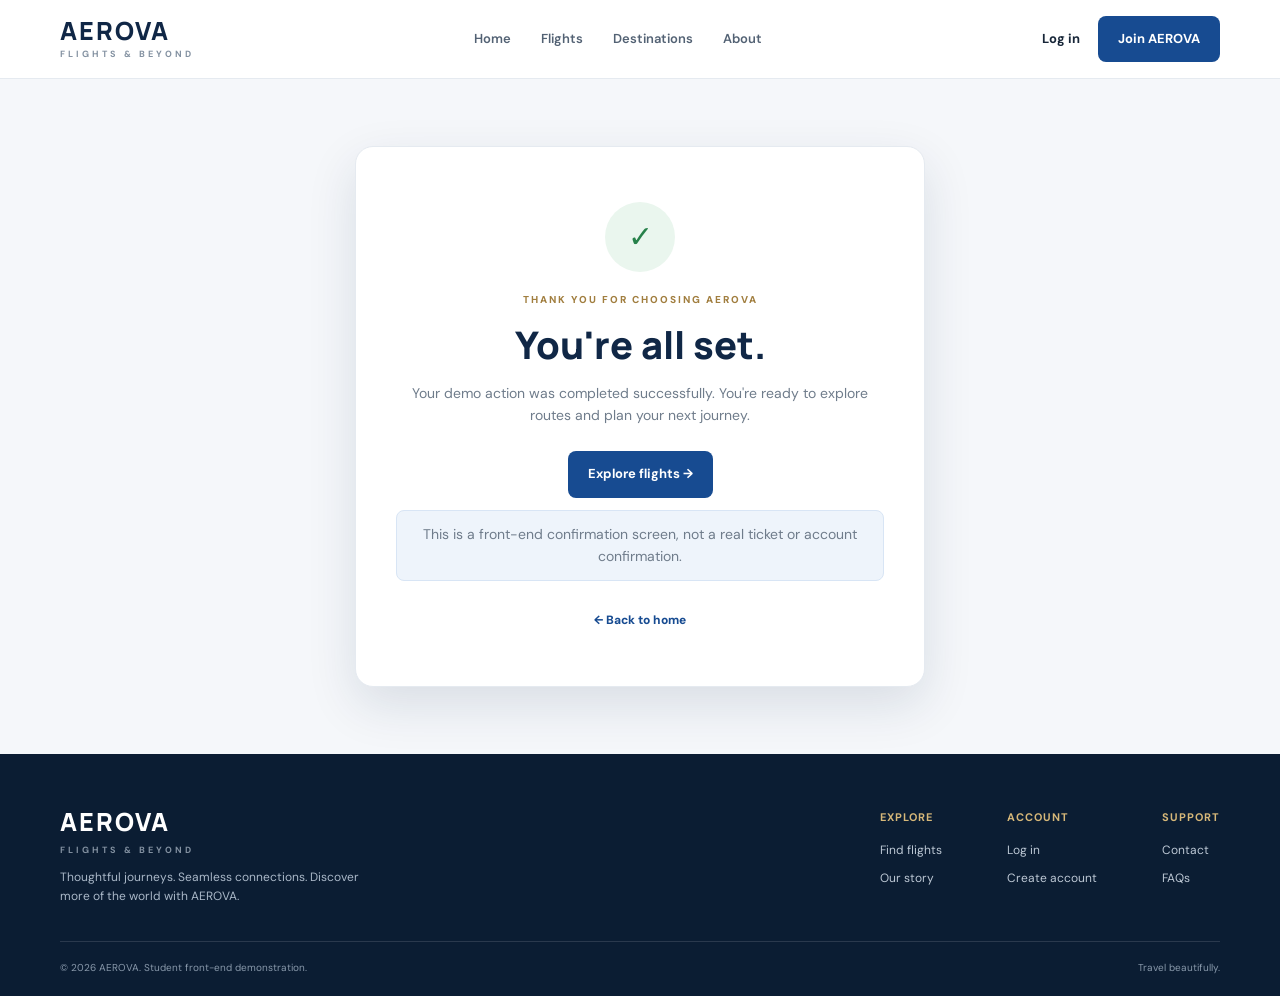
<file: success.html>
<!DOCTYPE html><html lang="en"><head><meta charset="UTF-8"><meta name="viewport" content="width=device-width, initial-scale=1.0"><meta name="description" content="Discover and compare flights with AEROVA."><title>Confirmation | AEROVA</title><link rel="stylesheet" href="css/style.css"></head><body id="top"><header class="site-header"><div class="container nav-wrap">
<a class="brand" href="index.html">AEROVA<small>FLIGHTS & BEYOND</small></a>
<nav class="nav-links"><a class="" href="index.html">Home</a><a class="" href="flights.html">Flights</a><a class="" href="flight-details.html">Destinations</a><a class="" href="about.html">About</a></nav>
<div class="nav-actions"><a class="login-link" href="login.html">Log in</a><a class="btn" href="register.html">Join AEROVA</a></div>
<button class="menu-btn" aria-label="Toggle navigation" aria-expanded="false">&#9776;</button>
</div></header>
<main class="success-wrap"><section class="success-box"><div class="success-mark">✓</div><div class="section-kicker">THANK YOU FOR CHOOSING AEROVA</div><h1>You're all set.</h1><p>Your demo action was completed successfully. You're ready to explore routes and plan your next journey.</p><a class="btn" href="flights.html">Explore flights →</a><p class="notice">This is a front-end confirmation screen, not a real ticket or account confirmation.</p><div style="margin-top:20px"><a class="text-link" href="index.html">← Back to home</a></div></section></main><footer class="footer"><div class="container"><div class="footer-top">
<div><a class="brand" href="index.html">AEROVA<small>FLIGHTS & BEYOND</small></a><p>Thoughtful journeys. Seamless connections. Discover more of the world with AEROVA.</p></div>
<div class="footer-links"><div><strong>Explore</strong><a href="flights.html">Find flights</a><a href="about.html">Our story</a></div><div><strong>Account</strong><a href="login.html">Log in</a><a href="register.html">Create account</a></div><div><strong>Support</strong><a href="about.html#contact">Contact</a><a href="about.html#faq">FAQs</a></div></div>
</div><div class="footer-bottom"><span>© 2026 AEROVA. Student front-end demonstration.</span><span>Travel beautifully.</span></div></div></footer><a class="back-top" href="#top" aria-label="Back to top">↑</a><script src="js/script.js"></script></body></html>
</file>
<file: css/style.css>
@import url("https://fonts.googleapis.com/css2?family=DM+Sans:wght@400;500;600;700&family=Manrope:wght@400;500;600;700;800&display=swap");
:root {
  --navy: #102746;
  --blue: #174b91;
  --gold: #d7b879;
  --ink: #172638;
  --muted: #6f7c8b;
  --paper: #f5f7fa;
  --white: #fff;
  --line: #e5eaf0;
  --shadow: 0 18px 50px rgba(16, 39, 70, 0.12);
}
* {
  margin: 0;
  padding: 0;
  box-sizing: border-box;
}
html {
  scroll-behavior: smooth;
}
body {
  font-family: "DM Sans", sans-serif;
  color: var(--ink);
  background: var(--paper);
  line-height: 1.6;
}
a {
  text-decoration: none;
  color: inherit;
}
img {
  display: block;
  width: 100%;
  object-fit: cover;
}
button,
input,
select {
  font: inherit;
}
button,
a {
  -webkit-tap-highlight-color: transparent;
}
.container {
  width: min(1160px, 92%);
  margin: auto;
}
.site-header {
  position: sticky;
  top: 0;
  z-index: 1000;
  background: rgba(255, 255, 255, 0.96);
  backdrop-filter: blur(14px);
  border-bottom: 1px solid var(--line);
}
.nav-wrap {
  height: 78px;
  display: flex;
  align-items: center;
  justify-content: space-between;
  gap: 24px;
}
.brand {
  font:
    800 25px Manrope,
    sans-serif;
  letter-spacing: 2px;
  color: var(--navy);
  line-height: 1;
}
.brand small {
  display: block;
  font: 700 9px "DM Sans";
  letter-spacing: 3px;
  color: #8391a1;
  margin-top: 5px;
}
.nav-links {
  display: flex;
  align-items: center;
  gap: 30px;
}
.nav-links a {
  font-size: 13px;
  font-weight: 600;
  color: #536274;
  transition: 0.2s;
}
.nav-links a:hover,
.nav-links a.active {
  color: var(--blue);
}
.nav-actions {
  display: flex;
  align-items: center;
  gap: 18px;
}
.login-link {
  font-size: 13px;
  font-weight: 700;
}
.btn {
  display: inline-flex;
  align-items: center;
  justify-content: center;
  gap: 10px;
  border: 0;
  border-radius: 8px;
  padding: 13px 20px;
  background: var(--blue);
  color: white;
  font-weight: 700;
  font-size: 13px;
  cursor: pointer;
  transition: 0.25s;
}
.btn:hover {
  background: var(--navy);
  transform: translateY(-2px);
}
.btn.gold {
  background: var(--gold);
  color: var(--navy);
}
.btn.outline {
  background: transparent;
  color: var(--navy);
  border: 1px solid #cbd5e1;
}
.menu-btn {
  display: none;
  border: 1px solid var(--line);
  background: white;
  border-radius: 8px;
  width: 43px;
  height: 43px;
  font-size: 20px;
  color: var(--navy);
}
.hero {
  position: relative;
  min-height: 680px;
  display: flex;
  align-items: center;
  color: white;
  background:
    linear-gradient(90deg, rgba(7, 28, 55, 0.72), rgba(7, 28, 55, 0.18)),
    url("../images/hero-plane.jpg") center/cover no-repeat;
}
.hero-content {
  padding: 95px 0 165px;
  max-width: 720px;
}
.eyebrow {
  font-size: 11px;
  letter-spacing: 2.4px;
  text-transform: uppercase;
  font-weight: 800;
  color: var(--gold);
  margin-bottom: 16px;
}
.hero h1,
.page-hero h1 {
  font:
    800 clamp(42px, 6vw, 72px)/1.05 Manrope,
    sans-serif;
  letter-spacing: -2px;
}
.hero h1 span {
  color: #f0d69e;
}
.hero p {
  max-width: 540px;
  margin: 22px 0 28px;
  color: #e5edf6;
  font-size: 15px;
}
.hero-stats {
  display: flex;
  gap: 30px;
  margin-top: 34px;
}
.hero-stats strong {
  display: block;
  font: 800 21px Manrope;
}
.hero-stats span {
  font-size: 10px;
  color: #dbe4ee;
}
.search-panel {
  position: relative;
  margin-top: -88px;
  z-index: 4;
  background: white;
  border-radius: 15px;
  padding: 22px;
  box-shadow: var(--shadow);
}
.trip-tabs {
  display: flex;
  gap: 8px;
  margin-bottom: 18px;
}
.trip-tab {
  border: 1px solid var(--line);
  background: white;
  color: #617084;
  padding: 8px 14px;
  border-radius: 30px;
  font-size: 11px;
  font-weight: 700;
  cursor: pointer;
}
.trip-tab.active {
  background: #eaf1fb;
  color: var(--blue);
  border-color: #d7e4f7;
}
.search-grid {
  display: grid;
  grid-template-columns: 1.3fr 1.3fr 1fr 1fr 1fr auto;
  gap: 10px;
  align-items: end;
}
.field {
  min-width: 0;
}
.field label {
  display: block;
  font-size: 10px;
  font-weight: 800;
  letter-spacing: 1px;
  color: #7c8997;
  text-transform: uppercase;
  margin: 0 0 7px;
}
.field input,
.field select {
  width: 100%;
  height: 49px;
  border: 1px solid var(--line);
  border-radius: 8px;
  padding: 0 12px;
  color: var(--ink);
  background: white;
  outline: none;
}
.field input:focus,
.field select:focus {
  border-color: #7da3d5;
  box-shadow: 0 0 0 3px #eaf1fb;
}
.search-grid .btn {
  height: 49px;
  white-space: nowrap;
}
.section {
  padding: 90px 0;
}
.section-head {
  display: flex;
  justify-content: space-between;
  align-items: end;
  gap: 20px;
  margin-bottom: 30px;
}
.section-kicker {
  color: #a17e3f;
  font-size: 10px;
  letter-spacing: 2px;
  font-weight: 800;
  text-transform: uppercase;
}
.section h2,
.section-head h2 {
  font: 800 clamp(28px, 4vw, 42px)/1.15 Manrope;
  color: var(--navy);
  letter-spacing: -1px;
  margin-top: 8px;
}
.muted {
  color: var(--muted);
}
.text-link {
  color: var(--blue);
  font-weight: 800;
  font-size: 12px;
}
.flight-grid {
  display: grid;
  grid-template-columns: repeat(3, 1fr);
  gap: 20px;
}
.flight-card {
  background: white;
  border: 1px solid var(--line);
  border-radius: 13px;
  overflow: hidden;
  transition: 0.25s;
}
.flight-card:hover {
  transform: translateY(-5px);
  box-shadow: var(--shadow);
}
.flight-photo {
  height: 190px;
  position: relative;
  background: #dce8f4;
}
.flight-photo img {
  height: 100%;
}
.flight-photo .tag {
  position: absolute;
  top: 14px;
  left: 14px;
  background: white;
  border-radius: 30px;
  padding: 6px 10px;
  font-size: 10px;
  font-weight: 800;
}
.flight-info {
  padding: 20px;
}
.route {
  display: flex;
  justify-content: space-between;
  align-items: center;
  gap: 8px;
}
.route strong {
  font: 800 24px Manrope;
  color: var(--navy);
}
.route small {
  display: block;
  color: var(--muted);
  font-size: 10px;
}
.route-line {
  flex: 1;
  text-align: center;
  color: #91a2b5;
  font-size: 12px;
}
.flight-meta {
  display: flex;
  justify-content: space-between;
  border-top: 1px solid var(--line);
  margin-top: 18px;
  padding-top: 14px;
  color: var(--muted);
  font-size: 11px;
}
.flight-price {
  font: 800 20px Manrope;
  color: var(--navy);
  margin-top: 12px;
}
.flight-price small {
  font: 500 11px "DM Sans";
  color: var(--muted);
}
.promo {
  background: var(--navy);
  color: white;
  border-radius: 18px;
  padding: 55px;
  display: flex;
  align-items: center;
  justify-content: space-between;
  gap: 30px;
}
.promo h2 {
  font: 800 36px Manrope;
  line-height: 1.15;
  max-width: 570px;
}
.promo p {
  color: #c8d4e2;
  margin-top: 12px;
  max-width: 530px;
  font-size: 13px;
}
.page-hero {
  background: linear-gradient(120deg, #102746, #1e548e);
  color: white;
  padding: 75px 0 85px;
}
.page-hero p {
  max-width: 600px;
  color: #d5e1ef;
  margin-top: 15px;
}
.page-content {
  padding: 55px 0 90px;
}
.listing-tools {
  display: flex;
  gap: 12px;
  align-items: center;
  justify-content: space-between;
  margin-bottom: 25px;
}
.listing-tools input,
.listing-tools select {
  height: 45px;
  border: 1px solid var(--line);
  border-radius: 8px;
  padding: 0 12px;
  background: white;
}
.listing-layout {
  display: grid;
  grid-template-columns: 230px 1fr;
  gap: 28px;
}
.filters,
.panel {
  background: white;
  border: 1px solid var(--line);
  border-radius: 12px;
  padding: 22px;
  height: max-content;
}
.filters h3 {
  font: 800 18px Manrope;
  margin-bottom: 18px;
  color: var(--navy);
}
.filter-group {
  padding: 16px 0;
  border-top: 1px solid var(--line);
}
.filter-group h4 {
  font-size: 12px;
  margin-bottom: 12px;
}
.filter-group label {
  display: flex;
  gap: 9px;
  align-items: center;
  font-size: 12px;
  color: #657386;
  margin: 9px 0;
}
.filter-group input {
  accent-color: var(--blue);
}
.details-grid {
  display: grid;
  grid-template-columns: 1.5fr 0.8fr;
  gap: 35px;
  align-items: start;
}
.details-photo {
  height: 360px;
  border-radius: 15px;
  overflow: hidden;
  background: #dce8f4;
}
.details-photo img {
  height: 100%;
}
.details-copy h2 {
  font: 800 32px Manrope;
  color: var(--navy);
  margin: 25px 0 12px;
}
.detail-points {
  display: grid;
  grid-template-columns: repeat(2, 1fr);
  gap: 12px;
  margin-top: 25px;
}
.detail-points div {
  background: white;
  border: 1px solid var(--line);
  padding: 15px;
  border-radius: 9px;
  font-size: 12px;
}
.detail-points i {
  color: var(--blue);
  margin-right: 8px;
}
.fare-card {
  position: sticky;
  top: 100px;
  background: white;
  border: 1px solid var(--line);
  border-radius: 14px;
  padding: 25px;
  box-shadow: var(--shadow);
}
.fare-card h3 {
  font: 800 20px Manrope;
  color: var(--navy);
}
.fare-price {
  font: 800 30px Manrope;
  color: var(--blue);
  margin: 14px 0;
}
.fare-card p {
  font-size: 12px;
  color: var(--muted);
  margin: 10px 0;
}
.form-page {
  padding: 65px 0 90px;
}
.form-card {
  max-width: 560px;
  margin: auto;
  background: white;
  border: 1px solid var(--line);
  border-radius: 15px;
  padding: 38px;
  box-shadow: var(--shadow);
}
.form-card h1 {
  font: 800 34px Manrope;
  color: var(--navy);
  margin: 8px 0;
}
.form-card > p {
  color: var(--muted);
  font-size: 13px;
  margin-bottom: 25px;
}
.form-row {
  display: grid;
  grid-template-columns: 1fr 1fr;
  gap: 15px;
}
.form-card .field {
  margin-bottom: 17px;
}
.form-card .field input,
.form-card .field select {
  height: 48px;
}
.form-foot {
  text-align: center;
  font-size: 12px;
  color: var(--muted);
  margin-top: 20px;
}
.form-foot a {
  color: var(--blue);
  font-weight: 800;
}
.booking-layout {
  display: grid;
  grid-template-columns: 1.4fr 0.8fr;
  gap: 25px;
}
.booking-summary {
  background: var(--navy);
  color: white;
  border-radius: 13px;
  padding: 26px;
  position: sticky;
  top: 100px;
}
.booking-summary h2 {
  font: 800 23px Manrope;
}
.summary-row {
  display: flex;
  justify-content: space-between;
  gap: 15px;
  padding: 13px 0;
  border-bottom: 1px solid #ffffff24;
  font-size: 12px;
  color: #d5dfeb;
}
.summary-total {
  font: 800 23px Manrope;
  color: var(--gold);
  display: flex;
  justify-content: space-between;
  margin: 20px 0;
}
.success-wrap {
  min-height: 75vh;
  display: grid;
  place-items: center;
  padding: 50px 20px;
}
.success-box {
  max-width: 570px;
  text-align: center;
  background: white;
  border: 1px solid var(--line);
  border-radius: 18px;
  padding: 55px 40px;
  box-shadow: var(--shadow);
}
.success-mark {
  width: 70px;
  height: 70px;
  margin: 0 auto 20px;
  border-radius: 50%;
  display: grid;
  place-items: center;
  background: #eaf6ee;
  color: #27814a;
  font-size: 30px;
}
.success-box h1 {
  font: 800 38px Manrope;
  color: var(--navy);
  margin: 10px;
}
.success-box p {
  color: var(--muted);
  font-size: 14px;
  margin: 12px 0 25px;
}
.about-grid {
  display: grid;
  grid-template-columns: 1fr 1fr;
  gap: 45px;
  align-items: center;
}
.about-image {
  height: 430px;
  border-radius: 15px;
  overflow: hidden;
  background: #dce8f4;
}
.about-image img {
  height: 100%;
}
.value-grid {
  display: grid;
  grid-template-columns: repeat(3, 1fr);
  gap: 18px;
  margin-top: 35px;
}
.value {
  background: white;
  border: 1px solid var(--line);
  border-radius: 12px;
  padding: 25px;
}
.value i {
  color: var(--blue);
  font-size: 22px;
}
.value h3 {
  font: 800 17px Manrope;
  margin: 15px 0 8px;
  color: var(--navy);
}
.value p {
  font-size: 12px;
  color: var(--muted);
}
.footer {
  background: #0b1d33;
  color: white;
  padding: 55px 0 20px;
}
.footer-top {
  display: flex;
  justify-content: space-between;
  gap: 35px;
  padding-bottom: 35px;
}
.footer .brand {
  color: white;
}
.footer p {
  font-size: 12px;
  color: #aab8c8;
  margin-top: 12px;
  max-width: 300px;
}
.footer-links {
  display: flex;
  gap: 65px;
}
.footer-links div {
  display: grid;
  gap: 9px;
  align-content: start;
}
.footer-links strong {
  font-size: 11px;
  color: var(--gold);
  text-transform: uppercase;
  letter-spacing: 1px;
  margin-bottom: 5px;
}
.footer-links a {
  font-size: 12px;
  color: #bdc8d5;
}
.footer-bottom {
  border-top: 1px solid #ffffff20;
  padding-top: 18px;
  display: flex;
  justify-content: space-between;
  color: #8999ab;
  font-size: 10px;
}
.back-top {
  position: fixed;
  right: 22px;
  bottom: 22px;
  width: 43px;
  height: 43px;
  border-radius: 50%;
  display: grid;
  place-items: center;
  background: var(--navy);
  color: white;
  box-shadow: var(--shadow);
  opacity: 0;
  pointer-events: none;
  transition: 0.2s;
  z-index: 900;
}
.back-top.show {
  opacity: 1;
  pointer-events: auto;
}
.notice {
  padding: 12px 15px;
  background: #eef4fb;
  border: 1px solid #d8e5f5;
  color: #365b86;
  border-radius: 8px;
  font-size: 11px;
  margin-top: 15px;
}
@media (max-width: 950px) {
  .search-grid {
    grid-template-columns: repeat(3, 1fr);
  }
  .flight-grid {
    grid-template-columns: repeat(2, 1fr);
  }
  .listing-layout {
    grid-template-columns: 200px 1fr;
  }
  .details-grid,
  .booking-layout {
    grid-template-columns: 1fr;
  }
  .fare-card,
  .booking-summary {
    position: static;
  }
  .footer-links {
    gap: 30px;
  }
}
@media (max-width: 700px) {
  .nav-wrap {
    height: 70px;
  }
  .menu-btn {
    display: block;
  }
  .nav-links,
  .nav-actions {
    display: none;
  }
  .nav-links.open {
    display: flex;
    position: absolute;
    top: 70px;
    left: 0;
    right: 0;
    background: white;
    padding: 20px 5%;
    flex-direction: column;
    align-items: flex-start;
    gap: 17px;
    border-bottom: 1px solid var(--line);
    box-shadow: var(--shadow);
  }
  .hero {
    min-height: 640px;
    background-position: 58% center;
  }
  .hero-content {
    padding: 75px 0 150px;
  }
  .hero h1 {
    font-size: 44px;
    letter-spacing: -1.5px;
  }
  .hero-stats {
    gap: 18px;
  }
  .hero-stats strong {
    font-size: 17px;
  }
  .search-panel {
    margin-top: -95px;
    padding: 16px;
  }
  .search-grid {
    grid-template-columns: 1fr 1fr;
  }
  .search-grid .btn {
    grid-column: 1/-1;
  }
  .section {
    padding: 65px 0;
  }
  .section-head {
    align-items: flex-start;
    flex-direction: column;
  }
  .flight-grid {
    grid-template-columns: 1fr;
  }
  .promo {
    padding: 32px 25px;
    display: block;
  }
  .promo h2 {
    font-size: 28px;
  }
  .promo .btn {
    margin-top: 20px;
  }
  .page-hero {
    padding: 55px 0;
  }
  .page-hero h1 {
    font-size: 42px;
  }
  .listing-layout {
    grid-template-columns: 1fr;
  }
  .listing-tools {
    align-items: stretch;
    flex-direction: column;
  }
  .details-photo {
    height: 250px;
  }
  .detail-points,
  .form-row,
  .about-grid,
  .value-grid {
    grid-template-columns: 1fr;
  }
  .form-card {
    padding: 27px 21px;
  }
  .footer-top {
    flex-direction: column;
  }
  .footer-links {
    display: grid;
    grid-template-columns: 1fr 1fr;
  }
  .footer-bottom {
    gap: 10px;
    flex-direction: column;
  }
  .success-box {
    padding: 40px 24px;
  }
  .success-box h1 {
    font-size: 32px;
  }
}
</file>
